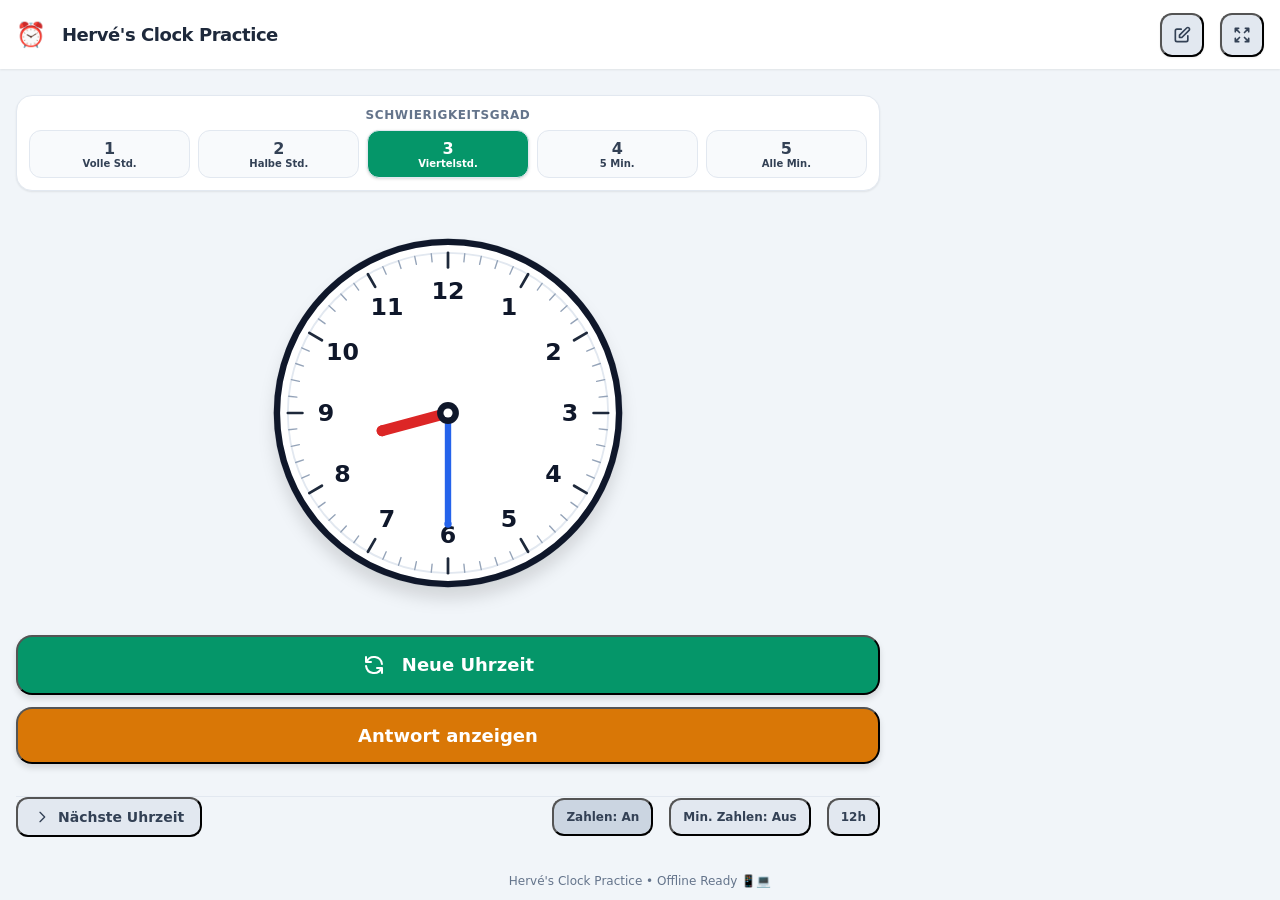
<file: index.html>
<!DOCTYPE html>
<html lang="de">
<head>
    <meta charset="UTF-8">
    <meta name="viewport" content="width=device-width, initial-scale=1.0">
    <title>Hervé's Clock Practice – Uhr lesen</title>
    <!-- PWA Integration & Metadata -->
    <link rel="manifest" href="./manifest.json">
    <link rel="icon" type="image/svg+xml" href="./icon.svg">
    <meta name="theme-color" content="#0f172a">
    <meta name="apple-mobile-web-app-capable" content="yes">
    <link rel="apple-touch-icon" href="./icon-192.png">
    <!-- Tailwind CSS CDN -->
    <link rel="stylesheet" href="./styles.css">
    <style>
        body {
            font-family: system-ui, -apple-system, 'Segoe UI', sans-serif;
            touch-action: manipulation;
        }
        /* Smooth clock hand rotation transitions */
        .hand-transition {
            transition: transform 0.5s cubic-bezier(0.4, 0, 0.2, 1);
        }
    </style>
    <script>
        // Register Service Worker for PWA functionality
        if ('serviceWorker' in navigator) {
            window.addEventListener('load', () => {
                navigator.serviceWorker.register('./sw.js')
                    .then(reg => console.log('PWA Service Worker registered successfully:', reg.scope))
                    .catch(err => console.error('Service Worker registration failed:', err));
            });
        }
    </script>
</head>
<body class="bg-slate-100 text-slate-900 min-h-screen flex flex-col justify-between select-none">

    <!-- Top Header -->
    <header class="bg-white shadow-sm px-4 py-3 flex items-center justify-between sticky top-0 z-20">
        <div class="flex items-center space-x-2">
            <span class="text-2xl" role="img" aria-label="Clock">⏰</span>
            <h1 class="text-lg md:text-xl font-bold text-slate-800 tracking-tight">Hervé's Clock Practice</h1>
        </div>
        <div class="flex items-center space-x-2">
            <!-- Manual Time Button -->
            <button id="openManualModalBtn" class="bg-slate-200 hover:bg-slate-300 text-slate-700 p-2.5 rounded-xl font-medium text-sm flex items-center space-x-1 transition shadow-sm active:scale-95" title="Uhrzeit eingeben">
                <svg xmlns="http://www.w3.org/2000/svg" class="h-5 w-5" fill="none" viewBox="0 0 24 24" stroke="currentColor">
                    <path stroke-linecap="round" stroke-linejoin="round" stroke-width="2" d="M11 5H6a2 2 0 00-2 2v11a2 2 0 002 2h11a2 2 0 002-2v-5m-1.414-9.414a2 2 0 112.828 2.828L11.828 15H9v-2.828l8.586-8.586z" />
                </svg>
                <span class="hidden sm:inline">Uhrzeit eingeben</span>
            </button>
            <!-- Fullscreen Button -->
            <button id="fullscreenBtn" class="bg-slate-200 hover:bg-slate-300 text-slate-700 p-2.5 rounded-xl font-medium text-sm flex items-center space-x-1 transition shadow-sm active:scale-95" title="Vollbild">
                <svg xmlns="http://www.w3.org/2000/svg" class="h-5 w-5" fill="none" viewBox="0 0 24 24" stroke="currentColor">
                    <path stroke-linecap="round" stroke-linejoin="round" stroke-width="2" d="M4 8V4m0 0h4M4 4l5 5m11-1V4m0 0h-4m4 0l-5 5M4 16v4m0 0h4m-4 0l5-5m11 5l-5-5m5 5v-4m0 4h-4" />
                </svg>
            </button>
        </div>
    </header>

    <!-- Main Content Area -->
    <main class="flex-1 max-w-4xl w-full mx-auto px-4 py-4 flex flex-col justify-center items-center space-y-4">

        <!-- Difficulty Selector -->
        <div class="w-full bg-white p-3 rounded-2xl shadow-sm border border-slate-200">
            <div class="text-xs font-semibold text-slate-500 uppercase tracking-wider mb-2 text-center">Schwierigkeitsgrad</div>
            <div class="grid grid-cols-5 gap-1.5 md:gap-2">
                <button data-level="1" class="diff-btn py-2 px-1 text-xs md:text-sm font-bold rounded-xl border border-slate-200 transition active:scale-95 text-center bg-slate-50 hover:bg-slate-100 text-slate-700">
                    <span class="block text-base font-extrabold">1</span>
                    <span class="text-[10px] md:text-xs block truncate">Volle Std.</span>
                </button>
                <button data-level="2" class="diff-btn py-2 px-1 text-xs md:text-sm font-bold rounded-xl border border-slate-200 transition active:scale-95 text-center bg-slate-50 hover:bg-slate-100 text-slate-700">
                    <span class="block text-base font-extrabold">2</span>
                    <span class="text-[10px] md:text-xs block truncate">Halbe Std.</span>
                </button>
                <button data-level="3" class="diff-btn py-2 px-1 text-xs md:text-sm font-bold rounded-xl border border-slate-200 transition active:scale-95 text-center bg-slate-50 hover:bg-slate-100 text-slate-700">
                    <span class="block text-base font-extrabold">3</span>
                    <span class="text-[10px] md:text-xs block truncate">Viertelstd.</span>
                </button>
                <button data-level="4" class="diff-btn py-2 px-1 text-xs md:text-sm font-bold rounded-xl border border-slate-200 transition active:scale-95 text-center bg-slate-50 hover:bg-slate-100 text-slate-700">
                    <span class="block text-base font-extrabold">4</span>
                    <span class="text-[10px] md:text-xs block truncate">5 Min.</span>
                </button>
                <button data-level="5" class="diff-btn py-2 px-1 text-xs md:text-sm font-bold rounded-xl border border-slate-200 transition active:scale-95 text-center bg-slate-50 hover:bg-slate-100 text-slate-700">
                    <span class="block text-base font-extrabold">5</span>
                    <span class="text-[10px] md:text-xs block truncate">Alle Min.</span>
                </button>
            </div>
        </div>

        <!-- Clock Container -->
        <div class="relative w-full max-w-[380px] sm:max-w-[420px] md:max-w-[460px] aspect-square flex items-center justify-center p-2">
            <svg id="clockSvg" viewBox="0 0 400 400" class="w-full h-full drop-shadow-xl select-none">
                <!-- Clock face background -->
                <circle cx="200" cy="200" r="192" fill="#0f172a" opacity="0.1" />
                <circle cx="200" cy="200" r="188" fill="#ffffff" stroke="#0f172a" stroke-width="7" />
                <circle cx="200" cy="200" r="176" fill="#ffffff" stroke="#e2e8f0" stroke-width="2" />

                <!-- Minute Ticks (60 ticks, longer every 5 min) -->
                <g id="minuteTicks"></g>

                <!-- Minute Helper Numbers (05, 10, ... 60) -->
                <g id="minuteHelpers" style="display: none;"></g>

                <!-- Hour Numbers (1-12) -->
                <g id="hourNumbers"></g>

                <!-- Hour Hand (Short, thick red) -->
                <g id="hourHandGroup" class="hand-transition" transform="rotate(0 200 200)">
                    <line x1="200" y1="200" x2="200" y2="125" stroke="#dc2626" stroke-width="12" stroke-linecap="round" />
                    <circle cx="200" cy="125" r="6" fill="#dc2626" />
                </g>

                <!-- Minute Hand (Long, blue) -->
                <g id="minuteHandGroup" class="hand-transition" transform="rotate(0 200 200)">
                    <line x1="200" y1="200" x2="200" y2="78" stroke="#2563eb" stroke-width="7" stroke-linecap="round" />
                    <circle cx="200" cy="78" r="4" fill="#2563eb" />
                </g>

                <!-- Center Pivot -->
                <circle cx="200" cy="200" r="12" fill="#0f172a" />
                <circle cx="200" cy="200" r="5" fill="#ffffff" />
            </svg>
        </div>

        <!-- Answer Reveal Box (Hidden by default) -->
        <div id="answerContainer" class="hidden w-full bg-amber-50 border-2 border-amber-300 p-4 rounded-2xl shadow-sm text-center transition-all">
            <div class="text-xs font-bold text-amber-800 uppercase tracking-wider mb-1">Richtige Antwort</div>
            <div id="digitalAnswerText" class="text-3xl md:text-4xl font-black text-amber-900 tracking-tight mb-1">03:45</div>
            <div id="germanAnswerText" class="text-xl md:text-2xl font-bold text-amber-700 italic">Viertel vor vier</div>
        </div>

        <!-- Primary Action Buttons -->
        <div class="w-full grid grid-cols-1 sm:grid-cols-2 gap-3">
            <button id="randomTimeBtn" class="bg-emerald-600 hover:bg-emerald-700 active:scale-95 text-white font-bold py-4 px-6 rounded-2xl shadow-md text-lg flex items-center justify-center space-x-2 transition">
                <svg xmlns="http://www.w3.org/2000/svg" class="h-6 w-6" fill="none" viewBox="0 0 24 24" stroke="currentColor">
                    <path stroke-linecap="round" stroke-linejoin="round" stroke-width="2" d="M4 4v5h.582m15.356 2A8.001 8.001 0 004.582 9m0 0H9m11 11v-5h-.581m0 0a8.003 8.003 0 01-15.357-2m15.357 2H15" />
                </svg>
                <span>Neue Uhrzeit</span>
            </button>
            <button id="answerBtn" class="bg-amber-600 hover:bg-amber-700 active:scale-95 text-white font-bold py-4 px-6 rounded-2xl shadow-md text-lg flex items-center justify-center space-x-2 transition">
                <svg xmlns="http://www.w3.org/2000/svg" class="h-6 w-6" fill="none" viewBox="0 0 24 24" stroke="currentColor">
                    <path stroke-linecap="round" stroke-linejoin="round" stroke-width="2" d="M15 12a3 3 0 11-6 0 3 3 0 016 0z" />
                    <path stroke-linecap="round" stroke-linejoin="round" stroke-width="2" d="M2.458 12C3.732 7.943 7.523 5 12 5c4.478 0 8.268 2.943 9.542 7-1.274 4.057-5.064 7-9.542 7-4.477 0-8.268-2.943-9.542-7z" />
                </svg>
                <span>Antwort anzeigen</span>
            </button>
        </div>

        <!-- Secondary Controls & Next Time -->
        <div class="w-full flex flex-wrap items-center justify-between gap-2 pt-2 border-t border-slate-200">
            <button id="nextTimeBtn" class="bg-slate-200 hover:bg-slate-300 active:scale-95 text-slate-700 font-semibold py-2.5 px-4 rounded-xl text-sm transition flex items-center space-x-1">
                <svg xmlns="http://www.w3.org/2000/svg" class="h-4 w-4" fill="none" viewBox="0 0 24 24" stroke="currentColor">
                    <path stroke-linecap="round" stroke-linejoin="round" stroke-width="2" d="M9 5l7 7-7 7" />
                </svg>
                <span>Nächste Uhrzeit</span>
            </button>

            <div class="flex items-center space-x-2">
                <button id="toggleNumbersBtn" class="bg-slate-200 hover:bg-slate-300 active:scale-95 text-slate-700 font-semibold py-2.5 px-3 rounded-xl text-xs md:text-sm transition">
                    Zahlen: An
                </button>
                <button id="toggleHelpersBtn" class="bg-slate-200 hover:bg-slate-300 active:scale-95 text-slate-700 font-semibold py-2.5 px-3 rounded-xl text-xs md:text-sm transition">
                    Min. Zahlen: Aus
                </button>
                <button id="toggleFormatBtn" class="bg-slate-200 hover:bg-slate-300 active:scale-95 text-slate-700 font-semibold py-2.5 px-3 rounded-xl text-xs md:text-sm transition">
                    12h
                </button>
            </div>
        </div>

    </main>

    <!-- Footer -->
    <footer class="text-center py-3 text-xs text-slate-500 font-medium">
        Hervé's Clock Practice • Offline Ready 📱💻
    </footer>

    <!-- Manual Time Input Modal -->
    <div id="manualModal" class="fixed inset-0 bg-slate-900/50 backdrop-blur-sm z-50 flex items-center justify-center p-4 hidden">
        <div class="bg-white rounded-3xl max-w-sm w-full p-6 shadow-2xl space-y-4">
            <div class="flex items-center justify-between">
                <h3 class="text-lg font-bold text-slate-800">Uhrzeit manuell einstellen</h3>
                <button id="closeManualModalBtn" class="text-slate-400 hover:text-slate-600 p-1 rounded-full">
                    <svg xmlns="http://www.w3.org/2000/svg" class="h-6 w-6" fill="none" viewBox="0 0 24 24" stroke="currentColor">
                        <path stroke-linecap="round" stroke-linejoin="round" stroke-width="2" d="M6 18L18 6M6 6l12 12" />
                    </svg>
                </button>
            </div>
            
            <div class="space-y-3">
                <div>
                    <label class="block text-xs font-semibold text-slate-500 uppercase tracking-wider mb-1">Stunde (1-12)</label>
                    <select id="manualHourSelect" class="w-full bg-slate-100 border border-slate-300 rounded-xl p-3 font-bold text-slate-800 text-lg focus:outline-none focus:ring-2 focus:ring-emerald-500">
                    </select>
                </div>
                <div>
                    <label class="block text-xs font-semibold text-slate-500 uppercase tracking-wider mb-1">Minute (0-59)</label>
                    <select id="manualMinuteSelect" class="w-full bg-slate-100 border border-slate-300 rounded-xl p-3 font-bold text-slate-800 text-lg focus:outline-none focus:ring-2 focus:ring-emerald-500">
                    </select>
                </div>
            </div>

            <div class="flex space-x-2 pt-2">
                <button id="applyManualTimeBtn" class="flex-1 bg-emerald-600 hover:bg-emerald-700 text-white font-bold py-3 px-4 rounded-xl shadow transition active:scale-95">
                    Anwenden
                </button>
                <button id="cancelManualModalBtn" class="bg-slate-200 hover:bg-slate-300 text-slate-700 font-semibold py-3 px-4 rounded-xl transition active:scale-95">
                    Abbrechen
                </button>
            </div>
        </div>
    </div>

    <!-- Application JavaScript -->
    <script>
        // German number words dictionaries
        const hourWords = {
            1: "eins", 2: "zwei", 3: "drei", 4: "vier", 5: "fünf", 6: "sechs",
            7: "sieben", 8: "acht", 9: "neun", 10: "zehn", 11: "elf", 12: "zwölf"
        };

        const minuteWords = {
            1: "eins", 2: "zwei", 3: "drei", 4: "vier", 5: "fünf", 6: "sechs", 7: "sieben", 8: "acht", 9: "neun", 10: "zehn",
            11: "elf", 12: "zwölf", 13: "dreizehn", 14: "vierzehn", 15: "fünfzehn", 16: "sechzehn", 17: "siebzehn", 18: "achtzehn", 19: "neunzehn", 20: "zwanzig",
            21: "einundzwanzig", 22: "zweiundzwanzig", 23: "dreiundzwanzig", 24: "vierundzwanzig", 25: "fünfundzwanzig", 26: "sechsundzwanzig", 27: "siebenundzwanzig", 28: "achtundzwanzig", 29: "neunundzwanzig", 30: "dreißig",
            31: "einunddreißig", 32: "zweiunddreißig", 33: "dreiunddreißig", 34: "vierunddreißig", 35: "fünfunddreißig", 36: "sechsunddreißig", 37: "siebenunddreißig", 38: "achtunddreißig", 39: "neununddreißig", 40: "vierzig",
            41: "einundvierzig", 42: "zweiundvierzig", 43: "dreiundvierzig", 44: "vierundvierzig", 45: "fünfundvierzig", 46: "sechsundvierzig", 47: "siebenundvierzig", 48: "achtundvierzig", 49: "neunundvierzig", 50: "fünfzig",
            51: "einundfünfzig", 52: "zweiundfünfzig", 53: "dreiundfünfzig", 54: "vierundfünfzig", 55: "fünfundfünfzig", 56: "sechsundfünfzig", 57: "siebenundfünfzig", 58: "achtundfünfzig", 59: "neunundfünfzig"
        };

        // Correct German natural expressions generator
        function getGermanTimeExpression(hours, minutes) {
            let h12 = hours % 12;
            if (h12 === 0) h12 = 12;
            let nextH12 = (h12 % 12) + 1;

            if (minutes === 0) {
                let hWord = (h12 === 1) ? "ein" : hourWords[h12];
                return `${hWord} Uhr`;
            } else if (minutes === 15) {
                return `Viertel nach ${hourWords[h12]}`;
            } else if (minutes === 30) {
                return `halb ${hourWords[nextH12]}`;
            } else if (minutes === 45) {
                return `Viertel vor ${hourWords[nextH12]}`;
            } else if (minutes === 5) {
                return `fünf nach ${hourWords[h12]}`;
            } else if (minutes === 10) {
                return `zehn nach ${hourWords[h12]}`;
            } else if (minutes === 20) {
                return `zwanzig nach ${hourWords[h12]}`;
            } else if (minutes === 25) {
                return `fünf vor halb ${hourWords[nextH12]}`;
            } else if (minutes === 35) {
                return `fünf nach halb ${hourWords[nextH12]}`;
            } else if (minutes === 40) {
                return `zwanzig vor ${hourWords[nextH12]}`;
            } else if (minutes === 50) {
                return `zehn vor ${hourWords[nextH12]}`;
            } else if (minutes === 55) {
                return `fünf vor ${hourWords[nextH12]}`;
            } else {
                let hWord = (h12 === 1) ? "ein" : hourWords[h12];
                return `${hWord} Uhr ${minuteWords[minutes]}`;
            }
        }

        // State loaded from localStorage or defaults
        let difficulty = parseInt(localStorage.getItem('herve_clock_diff')) || 3;
        let showNumbers = localStorage.getItem('herve_clock_show_nums') !== 'false';
        let showHelpers = localStorage.getItem('herve_clock_show_helpers') === 'true';
        let is24HourFormat = localStorage.getItem('herve_clock_24h') === 'true';

        let currentTime = { hours: 3, minutes: 45, isPM: false };
        let lastTime = { hours: -1, minutes: -1 };
        let answerRevealed = false;

        // Initialize clock face SVG elements
        function initClockFace() {
            const minuteTicksGroup = document.getElementById('minuteTicks');
            const hourNumbersGroup = document.getElementById('hourNumbers');
            const minuteHelpersGroup = document.getElementById('minuteHelpers');

            let ticksHtml = '';
            for (let i = 0; i < 60; i++) {
                const angle = i * 6;
                const isMajor = (i % 5 === 0);
                const strokeWidth = isMajor ? 3 : 1.5;
                const outerR = 176;
                const innerR = isMajor ? 160 : 167;
                
                const rad = (angle - 90) * (Math.PI / 180);
                const x1 = 200 + outerR * Math.cos(rad);
                const y1 = 200 + outerR * Math.sin(rad);
                const x2 = 200 + innerR * Math.cos(rad);
                const y2 = 200 + innerR * Math.sin(rad);

                ticksHtml += `<line x1="${x1.toFixed(2)}" y1="${y1.toFixed(2)}" x2="${x2.toFixed(2)}" y2="${y2.toFixed(2)}" stroke="${isMajor ? '#1e293b' : '#94a3b8'}" stroke-width="${strokeWidth}" stroke-linecap="round" />`;
            }
            minuteTicksGroup.innerHTML = ticksHtml;

            let numbersHtml = '';
            for (let h = 1; h <= 12; h++) {
                const angle = h * 30;
                const rad = (angle - 90) * (Math.PI / 180);
                const r = 134; 
                const x = 200 + r * Math.cos(rad);
                const y = 200 + r * Math.sin(rad);
                numbersHtml += `<text x="${x.toFixed(2)}" y="${y.toFixed(2)}" dominant-baseline="central" text-anchor="middle" font-size="26" font-weight="800" fill="#0f172a">${h}</text>`;
            }
            hourNumbersGroup.innerHTML = numbersHtml;

            let helpersHtml = '';
            for (let i = 1; i <= 12; i++) {
                const minuteVal = i * 5;
                const angle = minuteVal * 6;
                const rad = (angle - 90) * (Math.PI / 180);
                const r = 98; 
                const x = 200 + r * Math.cos(rad);
                const y = 200 + r * Math.sin(rad);
                const label = minuteVal === 60 ? '60' : (minuteVal < 10 ? '0' + minuteVal : minuteVal);
                helpersHtml += `<text x="${x.toFixed(2)}" y="${y.toFixed(2)}" dominant-baseline="central" text-anchor="middle" font-size="13" font-weight="700" fill="#64748b">${label}</text>`;
            }
            minuteHelpersGroup.innerHTML = helpersHtml;

            // Populate manual modal select dropdowns
            const hourSelect = document.getElementById('manualHourSelect');
            let hOpts = '';
            for (let h = 1; h <= 12; h++) {
                hOpts += `<option value="${h}">${h} Uhr</option>`;
            }
            hourSelect.innerHTML = hOpts;

            const minSelect = document.getElementById('manualMinuteSelect');
            let mOpts = '';
            for (let m = 0; m < 60; m++) {
                let mStr = m < 10 ? '0' + m : m;
                mOpts += `<option value="${m}">${mStr} Min</option>`;
            }
            minSelect.innerHTML = mOpts;

            updateUIPreferences();
        }

        function updateUIPreferences() {
            document.querySelectorAll('.diff-btn').forEach(btn => {
                const lvl = parseInt(btn.getAttribute('data-level'));
                if (lvl === difficulty) {
                    btn.classList.add('bg-emerald-600', 'text-white', 'border-emerald-600', 'shadow');
                    btn.classList.remove('bg-slate-50', 'hover:bg-slate-100', 'text-slate-700');
                } else {
                    btn.classList.remove('bg-emerald-600', 'text-white', 'border-emerald-600', 'shadow');
                    btn.classList.add('bg-slate-50', 'hover:bg-slate-100', 'text-slate-700');
                }
            });

            document.getElementById('hourNumbers').style.display = showNumbers ? 'block' : 'none';
            document.getElementById('toggleNumbersBtn').textContent = showNumbers ? 'Zahlen: An' : 'Zahlen: Aus';
            document.getElementById('toggleNumbersBtn').classList.toggle('bg-slate-300', showNumbers);

            document.getElementById('minuteHelpers').style.display = showHelpers ? 'block' : 'none';
            document.getElementById('toggleHelpersBtn').textContent = showHelpers ? 'Min. Zahlen: An' : 'Min. Zahlen: Aus';
            document.getElementById('toggleHelpersBtn').classList.toggle('bg-slate-300', showHelpers);

            document.getElementById('toggleFormatBtn').textContent = is24HourFormat ? '24h' : '12h';
            document.getElementById('toggleFormatBtn').classList.toggle('bg-slate-300', is24HourFormat);

            localStorage.setItem('herve_clock_diff', difficulty);
            localStorage.setItem('herve_clock_show_nums', showNumbers);
            localStorage.setItem('herve_clock_show_helpers', showHelpers);
            localStorage.setItem('herve_clock_24h', is24HourFormat);
        }

        // Random time generation adhering strictly to difficulty levels
        function generateRandomTime() {
            let newH, newM;
            let attempts = 0;
            do {
                attempts++;
                if (difficulty === 1) {
                    newH = Math.floor(Math.random() * 12) + 1;
                    newM = 0;
                } else if (difficulty === 2) {
                    newH = Math.floor(Math.random() * 12) + 1;
                    newM = Math.random() < 0.5 ? 0 : 30;
                } else if (difficulty === 3) {
                    newH = Math.floor(Math.random() * 12) + 1;
                    const quarters = [0, 15, 30, 45];
                    newM = quarters[Math.floor(Math.random() * quarters.length)];
                } else if (difficulty === 4) {
                    newH = Math.floor(Math.random() * 12) + 1;
                    newM = Math.floor(Math.random() * 12) * 5;
                } else {
                    newH = Math.floor(Math.random() * 12) + 1;
                    newM = Math.floor(Math.random() * 60);
                }
                if (attempts > 50 || (newH !== lastTime.hours || newM !== lastTime.minutes)) {
                    break;
                }
            } while (true);

            lastTime = { hours: newH, minutes: newM };
            currentTime.hours = newH;
            currentTime.minutes = newM;
            currentTime.isPM = Math.random() < 0.5;

            updateClockDisplay();
            hideAnswer();
        }

        function updateClockDisplay() {
            const h = currentTime.hours;
            const m = currentTime.minutes;

            const minuteAngle = m * 6;
            const hourAngle = (h % 12) * 30 + m * 0.5;

            document.getElementById('minuteHandGroup').setAttribute('transform', `rotate(${minuteAngle} 200 200)`);
            document.getElementById('hourHandGroup').setAttribute('transform', `rotate(${hourAngle} 200 200)`);
        }

        function toggleAnswer() {
            answerRevealed = !answerRevealed;
            const answerContainer = document.getElementById('answerContainer');
            const answerBtn = document.getElementById('answerBtn');

            if (answerRevealed) {
                answerContainer.classList.remove('hidden');
                answerBtn.textContent = 'Antwort verbergen';
                answerBtn.classList.replace('bg-amber-600', 'bg-slate-600');
                answerBtn.classList.replace('hover:bg-amber-700', 'hover:bg-slate-700');
                
                let displayH = currentTime.hours;
                if (is24HourFormat && currentTime.isPM && displayH !== 12) {
                    displayH += 12;
                } else if (is24HourFormat && !currentTime.isPM && displayH === 12) {
                    displayH = 0;
                }
                const mStr = currentTime.minutes < 10 ? '0' + currentTime.minutes : currentTime.minutes;
                const digitalStr = `${displayH}:${mStr}`;
                const germanStr = getGermanTimeExpression(currentTime.hours, currentTime.minutes);

                document.getElementById('digitalAnswerText').textContent = digitalStr;
                document.getElementById('germanAnswerText').textContent = germanStr;
            } else {
                hideAnswer();
            }
        }

        function hideAnswer() {
            answerRevealed = false;
            const answerContainer = document.getElementById('answerContainer');
            const answerBtn = document.getElementById('answerBtn');
            answerContainer.classList.add('hidden');
            answerBtn.textContent = 'Antwort anzeigen';
            answerBtn.classList.replace('bg-slate-600', 'bg-amber-600');
            answerBtn.classList.replace('hover:bg-slate-700', 'hover:bg-amber-700');
        }

        // Event listeners
        window.addEventListener('DOMContentLoaded', () => {
            initClockFace();
            generateRandomTime();

            document.querySelectorAll('.diff-btn').forEach(btn => {
                btn.addEventListener('click', () => {
                    difficulty = parseInt(btn.getAttribute('data-level'));
                    updateUIPreferences();
                    generateRandomTime();
                });
            });

            document.getElementById('randomTimeBtn').addEventListener('click', generateRandomTime);
            document.getElementById('nextTimeBtn').addEventListener('click', generateRandomTime);
            document.getElementById('answerBtn').addEventListener('click', toggleAnswer);

            document.getElementById('toggleNumbersBtn').addEventListener('click', () => {
                showNumbers = !showNumbers;
                updateUIPreferences();
            });

            document.getElementById('toggleHelpersBtn').addEventListener('click', () => {
                showHelpers = !showHelpers;
                updateUIPreferences();
            });

            document.getElementById('toggleFormatBtn').addEventListener('click', () => {
                is24HourFormat = !is24HourFormat;
                updateUIPreferences();
                if (answerRevealed) {
                    toggleAnswer();
                    toggleAnswer();
                }
            });

            document.getElementById('fullscreenBtn').addEventListener('click', () => {
                if (!document.fullscreenElement) {
                    document.documentElement.requestFullscreen().catch(err => {
                        console.log('Fullscreen error:', err);
                    });
                } else {
                    if (document.exitFullscreen) {
                        document.exitFullscreen();
                    }
                }
            });

            const manualModal = document.getElementById('manualModal');
            document.getElementById('openManualModalBtn').addEventListener('click', () => {
                document.getElementById('manualHourSelect').value = currentTime.hours;
                document.getElementById('manualMinuteSelect').value = currentTime.minutes;
                manualModal.classList.remove('hidden');
            });

            document.getElementById('closeManualModalBtn').addEventListener('click', () => {
                manualModal.classList.add('hidden');
            });

            document.getElementById('cancelManualModalBtn').addEventListener('click', () => {
                manualModal.classList.add('hidden');
            });

            document.getElementById('applyManualTimeBtn').addEventListener('click', () => {
                const h = parseInt(document.getElementById('manualHourSelect').value);
                const m = parseInt(document.getElementById('manualMinuteSelect').value);
                currentTime.hours = h;
                currentTime.minutes = m;
                updateClockDisplay();
                hideAnswer();
                manualModal.classList.add('hidden');
            });
        });
    </script>
</body>
</html>
</file>
<file: styles.css>
*{box-sizing:border-box}body{margin:0}button,input,select{font:inherit}button{cursor:pointer}svg{display:block}
.aspect-square{aspect-ratio:1}
.backdrop-blur-sm{backdrop-filter:blur(4px)}
.bg-amber-50{background-color:#fffbeb}
.bg-amber-600{background-color:#d97706}
.bg-emerald-600{background-color:#059669}
.bg-slate-100{background-color:#f1f5f9}
.bg-slate-200{background-color:#e2e8f0}
.bg-slate-300{background-color:#cbd5e1}
.bg-slate-50{background-color:#f8fafc}
.bg-slate-600{background-color:#475569}
.bg-white{background-color:#ffffff}
.block{display:block}
.border{border:1px solid #e2e8f0}
.border-2{border-width:2px;border-style:solid}
.border-amber-300{border-color:#fcd34d}
.border-emerald-600{border-color:#059669}
.border-slate-200{border-color:#e2e8f0}
.border-slate-300{border-color:#cbd5e1}
.border-t{border-top:1px solid #e2e8f0}
.drop-shadow-xl{filter:drop-shadow(0 12px 8px rgba(0,0,0,.12))}
.fixed{position:fixed}
.flex{display:flex}
.flex-1{flex:1 1 0%}
.flex-col{flex-direction:column}
.flex-wrap{flex-wrap:wrap}
.font-black{font-weight:900}
.font-bold{font-weight:700}
.font-extrabold{font-weight:800}
.font-medium{font-weight:500}
.font-semibold{font-weight:600}
.gap-1\.5{gap:.375rem}
.gap-2{gap:0.5rem}
.gap-3{gap:0.75rem}
.grid{display:grid}
.grid-cols-1{grid-template-columns:repeat(1,minmax(0,1fr))}
.grid-cols-5{grid-template-columns:repeat(5,minmax(0,1fr))}
.h-4{height:1.0rem}
.h-5{height:1.25rem}
.h-6{height:1.5rem}
.h-full{height:100%}
.hidden{display:none!important}
.hover\:bg-amber-700:hover{background-color:#b45309}
.hover\:bg-emerald-700:hover{background-color:#047857}
.hover\:bg-slate-100:hover{background-color:#f1f5f9}
.hover\:bg-slate-300:hover{background-color:#cbd5e1}
.hover\:bg-slate-700:hover{background-color:#334155}
.hover\:text-slate-600:hover{color:#475569}
.inset-0{inset:0}
.italic{font-style:italic}
.items-center{align-items:center}
.justify-between{justify-content:space-between}
.justify-center{justify-content:center}
.max-w-4xl{max-width:56rem}
.max-w-\[380px\]{max-width:380px}
.max-w-sm{max-width:24rem}
.mb-1{margin-bottom:0.25rem}
.mb-2{margin-bottom:0.5rem}
@media(min-width:768px){.md\:gap-2{gap:0.5rem}}
@media(min-width:768px){.md\:text-2xl{font-size:1.5rem}}
@media(min-width:768px){.md\:text-4xl{font-size:2.25rem}}
@media(min-width:768px){.md\:text-sm{font-size:.875rem}}
@media(min-width:768px){.md\:text-xl{font-size:1.25rem}}
@media(min-width:768px){.md\:text-xs{font-size:.75rem}}
.min-h-screen{min-height:100vh}
.p-1{padding:0.25rem}
.p-2{padding:0.5rem}
.p-2\.5{padding:.625rem}
.p-3{padding:0.75rem}
.p-4{padding:1.0rem}
.p-6{padding:1.5rem}
.px-1{padding-inline:0.25rem}
.px-3{padding-inline:0.75rem}
.px-4{padding-inline:1.0rem}
.px-6{padding-inline:1.5rem}
.py-2{padding-block:0.5rem}
.py-2\.5{padding-block:.625rem}
.py-3{padding-block:0.75rem}
.py-4{padding-block:1.0rem}
.relative{position:relative}
.rounded-2xl{border-radius:1rem}
.rounded-3xl{border-radius:1.5rem}
.rounded-full{border-radius:9999px}
.rounded-xl{border-radius:.75rem}
.select-none{user-select:none}
.shadow{box-shadow:0 1px 3px rgba(0,0,0,.15)}
.shadow-2xl{box-shadow:0 25px 50px rgba(0,0,0,.25)}
.shadow-md{box-shadow:0 4px 6px rgba(0,0,0,.13)}
.shadow-sm{box-shadow:0 1px 2px rgba(0,0,0,.08)}
.space-x-1{column-gap:0.25rem}
.space-x-2{column-gap:0.5rem}
.space-y-3{row-gap:0.75rem}
.space-y-4{row-gap:1.0rem}
.sticky{position:sticky}
.text-2xl{font-size:1.5rem}
.text-3xl{font-size:1.875rem}
.text-\[10px\]{font-size:10px}
.text-amber-700{color:#b45309}
.text-amber-800{color:#92400e}
.text-amber-900{color:#78350f}
.text-base{font-size:1rem}
.text-center{text-align:center}
.text-lg{font-size:1.125rem}
.text-slate-400{color:#94a3b8}
.text-slate-500{color:#64748b}
.text-slate-700{color:#334155}
.text-slate-800{color:#1e293b}
.text-slate-900{color:#0f172a}
.text-sm{font-size:.875rem}
.text-white{color:#ffffff}
.text-xl{font-size:1.25rem}
.text-xs{font-size:.75rem}
.top-0{top:0}
.tracking-tight{letter-spacing:-.025em}
.tracking-wider{letter-spacing:.05em}
.transition{transition:all .15s ease}
.truncate{overflow:hidden;text-overflow:ellipsis;white-space:nowrap}
.uppercase{text-transform:uppercase}
.w-4{width:1.0rem}
.w-5{width:1.25rem}
.w-6{width:1.5rem}
.w-full{width:100%}
.z-20{z-index:20}
.z-50{z-index:50}
.space-y-4 > * + *{margin-top:1rem}.space-y-3 > * + *{margin-top:.75rem}.space-x-2 > * + *{margin-left:.5rem}.space-x-1 > * + *{margin-left:.25rem}
button:active{transform:scale(.98)}.bg-slate-900\/50{background-color:rgba(15,23,42,.5)}.active\:scale-95:active{transform:scale(.95)}
</file>
